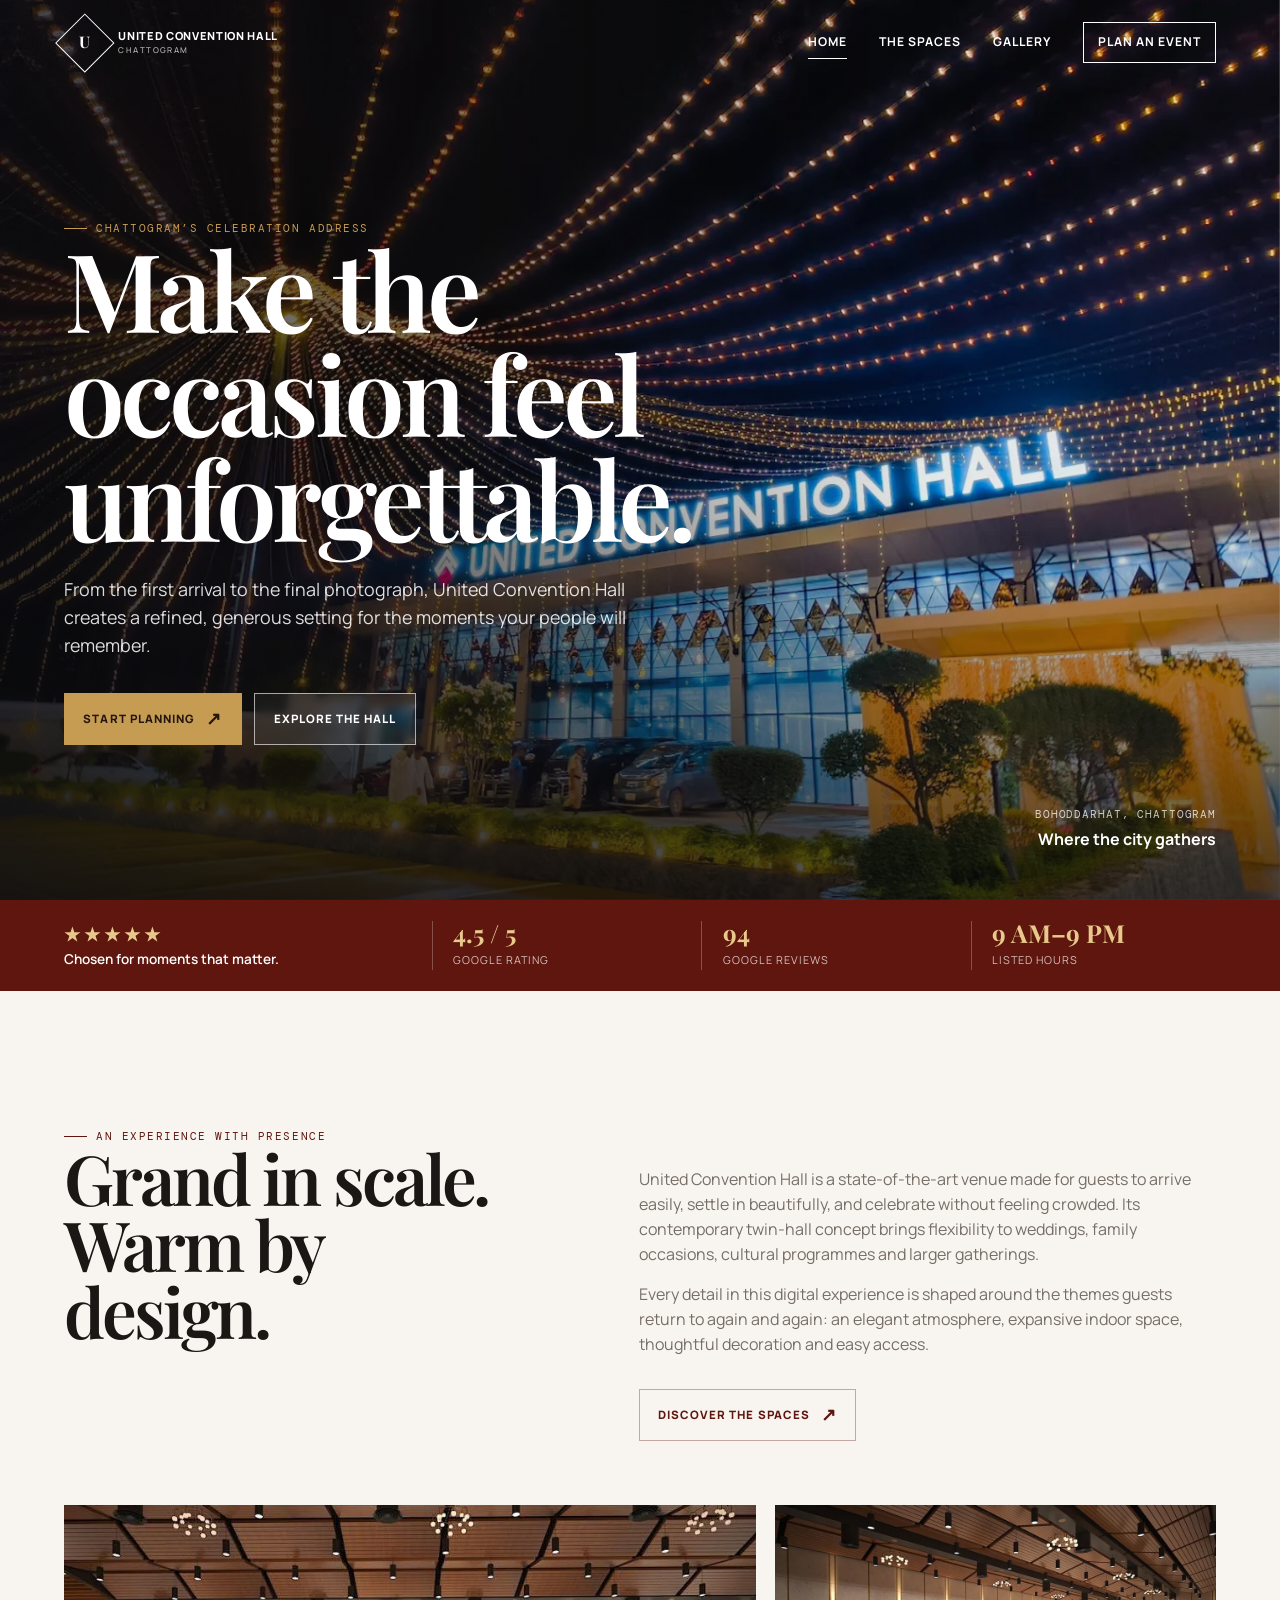
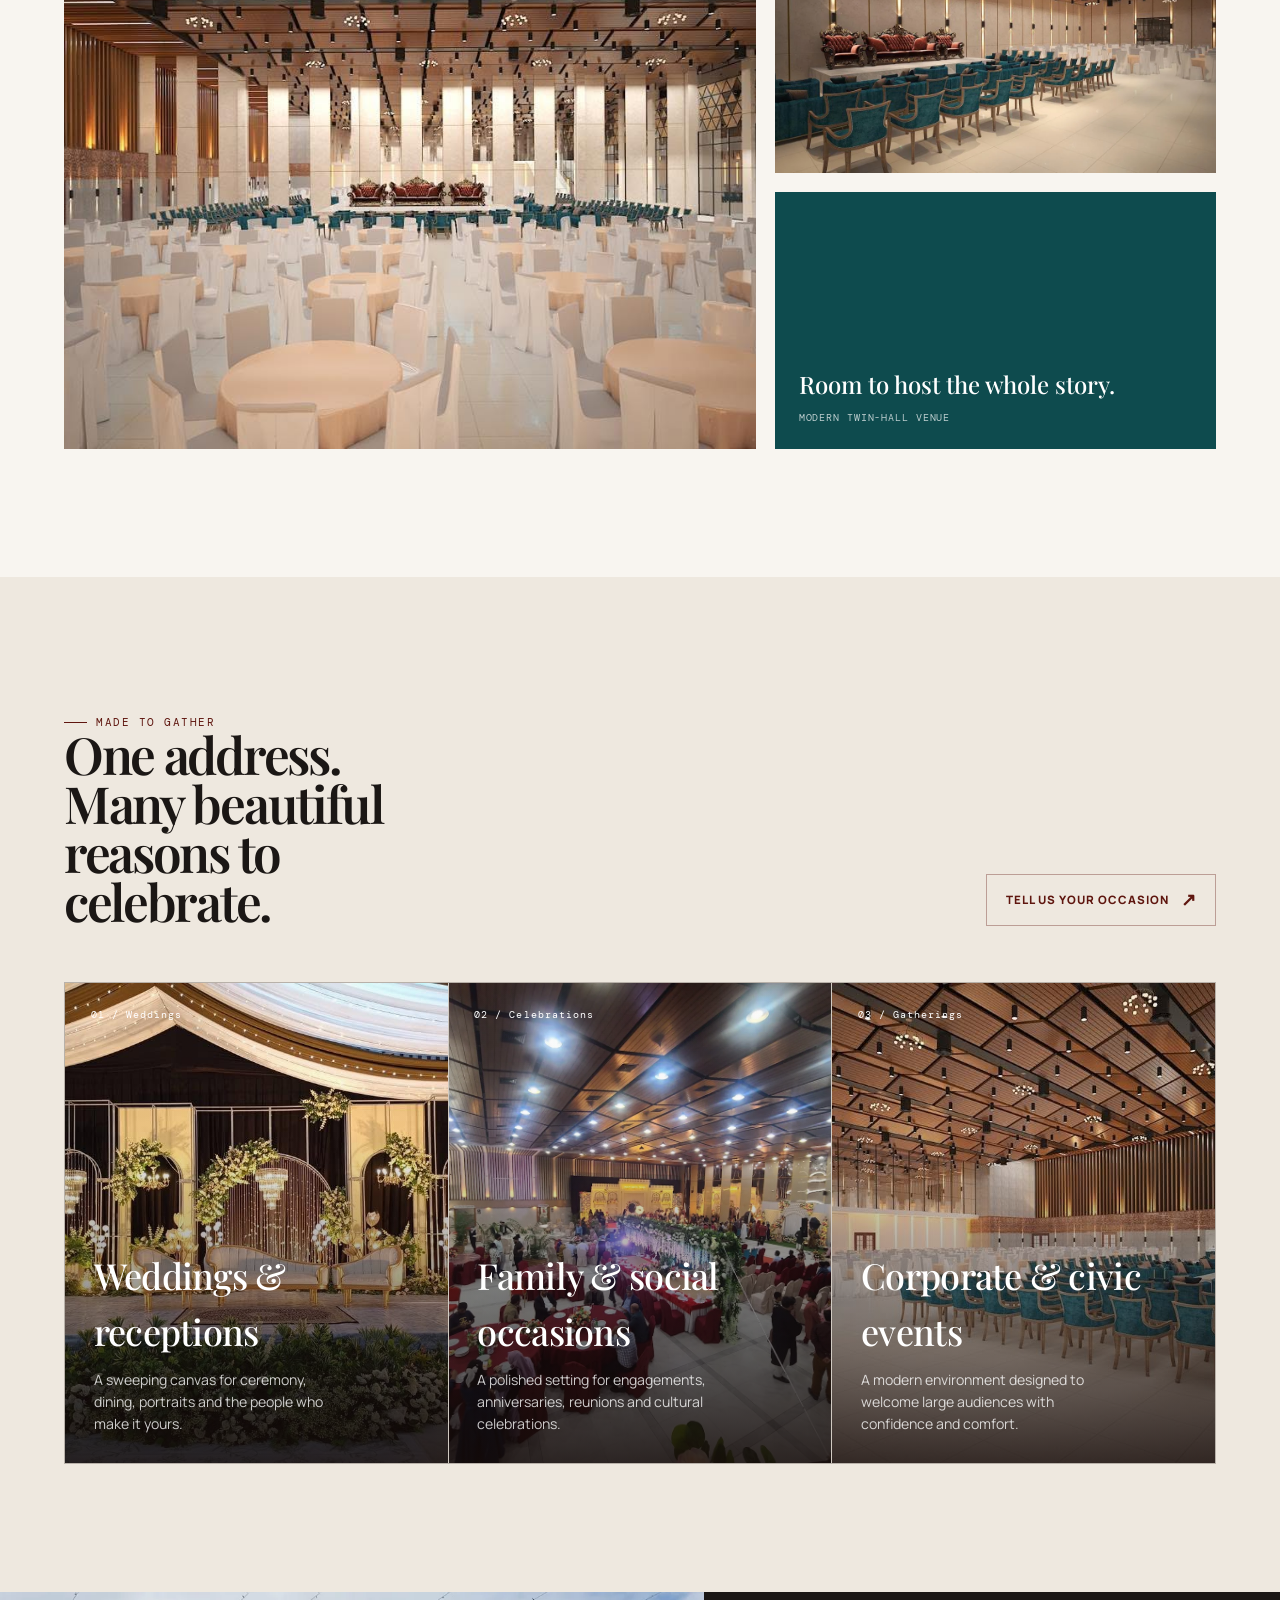
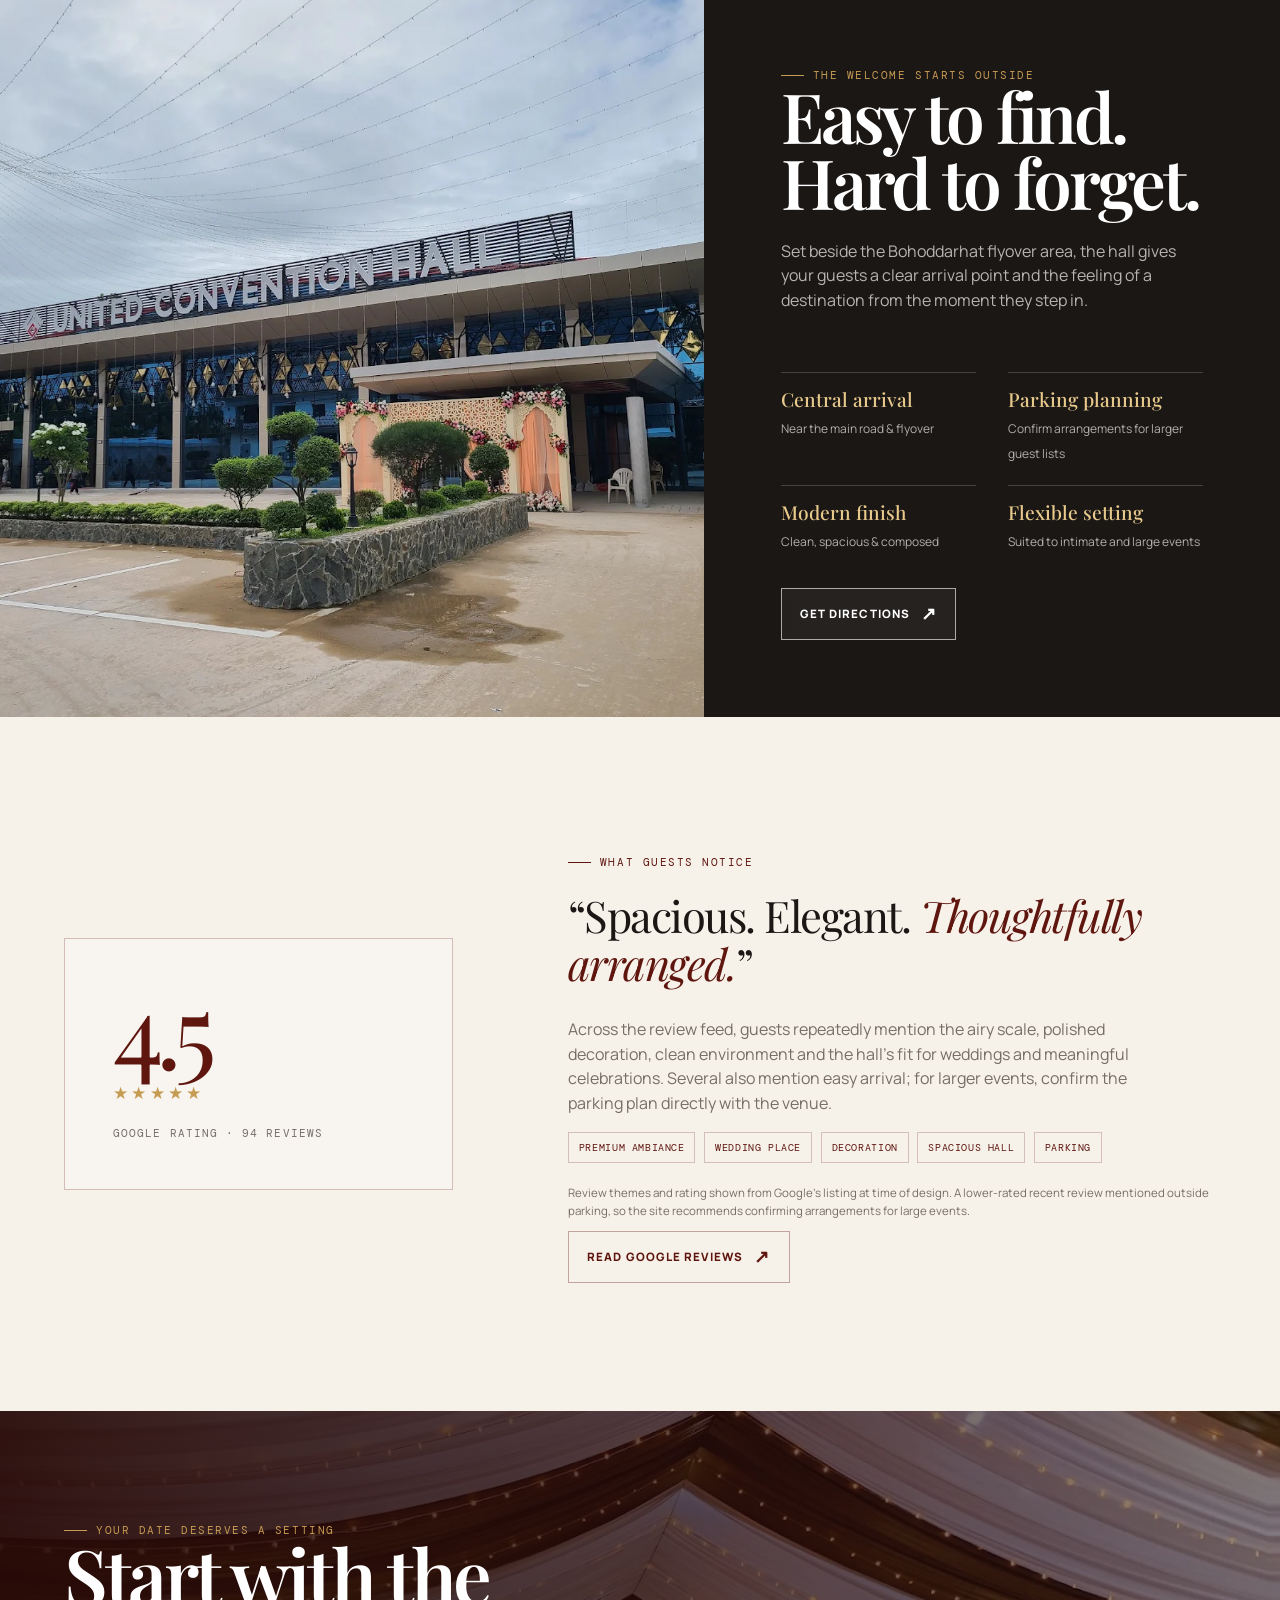
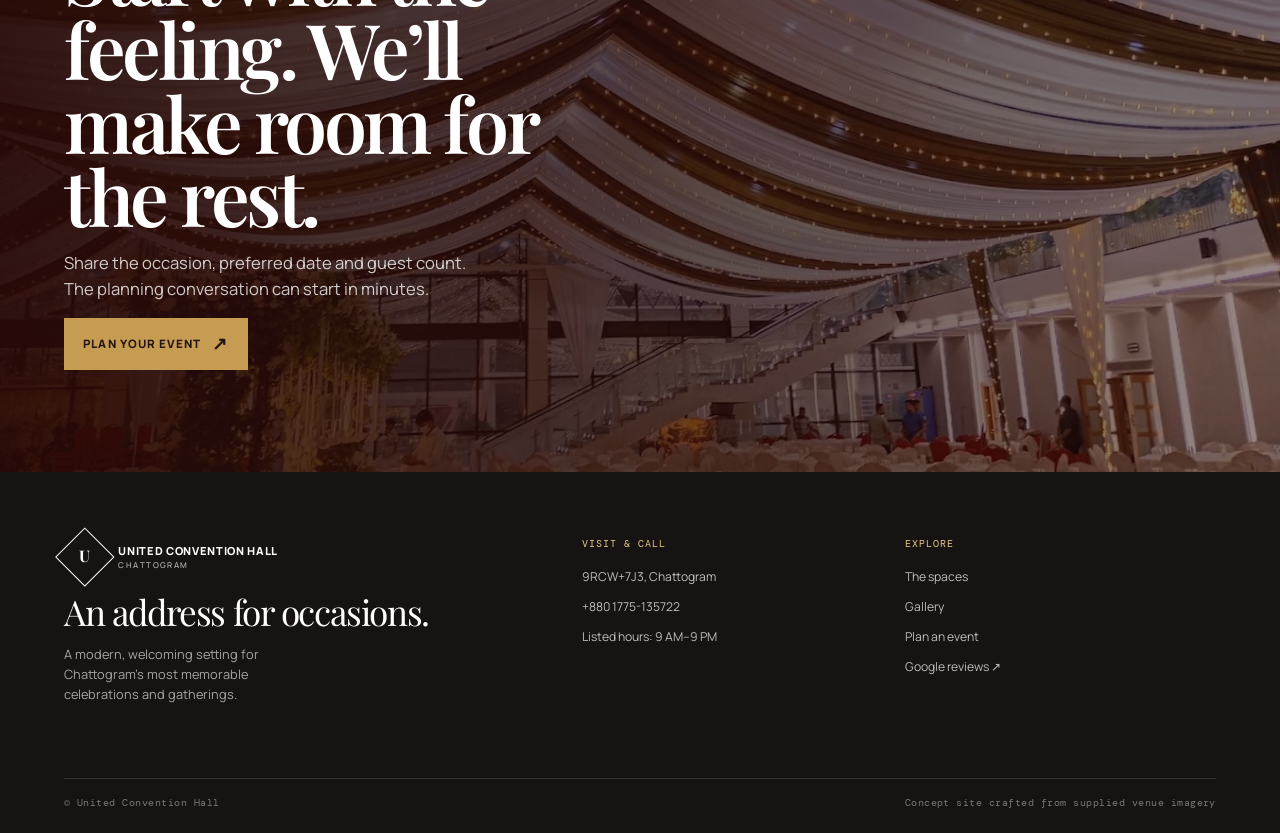
<file: index.html>
<!doctype html>
<html lang="en">
<head>
  <meta charset="utf-8">
  <meta name="viewport" content="width=device-width, initial-scale=1">
  <meta name="theme-color" content="#5f160f">
  <meta name="description" content="United Convention Hall, Chattogram — a refined setting for weddings, celebrations and gatherings.">
  <title>United Convention Hall — Chattogram</title>
  <link rel="stylesheet" href="styles.css">
</head>
<body data-page="home">
  <a class="skip-link" href="#main">Skip to content</a>
  <header class="site-header">
    <div class="site-header-inner">
      <a class="brand" href="index.html" aria-label="United Convention Hall home">
        <span class="brand-mark" aria-hidden="true"><span>U</span></span>
        <span class="brand-type">United Convention Hall<small>Chattogram</small></span>
      </a>
      <button class="menu-toggle" aria-label="Toggle menu" aria-expanded="false"><span></span><span></span></button>
      <nav class="site-nav" aria-label="Main navigation">
        <a href="index.html" data-page="home">Home</a>
        <a href="spaces.html" data-page="spaces">The spaces</a>
        <a href="gallery.html" data-page="gallery">Gallery</a>
        <a href="plan-event.html" data-page="plan" class="nav-cta">Plan an event</a>
      </nav>
    </div>
  </header>
  <main id="main">
    <section class="hero">
      <div class="hero-media"><img src="assets/exterior-night-wide.webp" alt="United Convention Hall illuminated for an evening celebration"></div>
      <div class="hero-content">
        <span class="eyebrow">Chattogram’s celebration address</span>
        <h1 class="display">Make the occasion feel unforgettable.</h1>
        <p>From the first arrival to the final photograph, United Convention Hall creates a refined, generous setting for the moments your people will remember.</p>
        <div class="hero-actions">
          <a class="button primary" href="plan-event.html">Start planning <span class="arrow">↗</span></a>
          <a class="button light" href="gallery.html">Explore the hall</a>
        </div>
      </div>
      <div class="hero-meta">Bohoddarhat, Chattogram<strong>Where the city gathers</strong></div>
    </section>

    <section class="trust-bar" aria-label="Venue trust signals">
      <div class="trust-inner">
        <div class="trust-intro"><span class="star">★ ★ ★ ★ ★</span><br>Chosen for moments that matter.</div>
        <div class="trust-item"><strong>4.5 / 5</strong><span>Google rating</span></div>
        <div class="trust-item"><strong>94</strong><span>Google reviews</span></div>
        <div class="trust-item"><strong>9 AM–9 PM</strong><span>Listed hours</span></div>
      </div>
    </section>

    <section class="section">
      <div class="section-inner">
        <div class="intro-grid">
          <div>
            <span class="eyebrow dark">An experience with presence</span>
            <h2 class="display section-title">Grand in scale. Warm by design.</h2>
          </div>
          <div class="copy">
            <p>United Convention Hall is a state-of-the-art venue made for guests to arrive easily, settle in beautifully, and celebrate without feeling crowded. Its contemporary twin-hall concept brings flexibility to weddings, family occasions, cultural programmes and larger gatherings.</p>
            <p>Every detail in this digital experience is shaped around the themes guests return to again and again: an elegant atmosphere, expansive indoor space, thoughtful decoration and easy access.</p>
            <div class="actions"><a class="button ghost" href="spaces.html">Discover the spaces <span class="arrow">↗</span></a></div>
          </div>
        </div>
        <div class="photo-composition">
          <figure><img src="assets/grand-hall-wide.jpg" alt="A wide view of the elegant main hall prepared for a reception"></figure>
          <figure><img src="assets/ceremony-lounge.webp" alt="Ceremony seating facing a classic stage"></figure>
          <div class="caption"><strong>Room to host the whole story.</strong><span>Modern twin-hall venue</span></div>
        </div>
      </div>
    </section>

    <section class="section experiences">
      <div class="section-inner">
        <div class="experience-top">
          <div><span class="eyebrow dark">Made to gather</span><h2 class="display section-title">One address. Many beautiful reasons to celebrate.</h2></div>
          <a class="button ghost" href="plan-event.html">Tell us your occasion <span class="arrow">↗</span></a>
        </div>
        <div class="experience-grid">
          <article class="experience-card"><img src="assets/floral-stage.jpg" alt="Floral wedding stage at United Convention Hall"><span class="card-no">01 / Weddings</span><h3>Weddings & receptions</h3><p>A sweeping canvas for ceremony, dining, portraits and the people who make it yours.</p></article>
          <article class="experience-card"><img src="assets/live-event.webp" alt="Guests gathered at a celebration in the convention hall"><span class="card-no">02 / Celebrations</span><h3>Family & social occasions</h3><p>A polished setting for engagements, anniversaries, reunions and cultural celebrations.</p></article>
          <article class="experience-card"><img src="assets/grand-hall-seating.jpg" alt="The main hall arranged with formal ceremony seating"><span class="card-no">03 / Gatherings</span><h3>Corporate & civic events</h3><p>A modern environment designed to welcome large audiences with confidence and comfort.</p></article>
        </div>
      </div>
    </section>

    <section class="story-grid">
      <div class="story-image"><img src="assets/exterior-day.webp" alt="Daytime view of the United Convention Hall exterior"></div>
      <div class="story-copy">
        <span class="eyebrow">The welcome starts outside</span>
        <h2 class="display section-title">Easy to find. Hard to forget.</h2>
        <p>Set beside the Bohoddarhat flyover area, the hall gives your guests a clear arrival point and the feeling of a destination from the moment they step in.</p>
        <div class="feature-list">
          <div><strong>Central arrival</strong><span>Near the main road & flyover</span></div>
          <div><strong>Parking planning</strong><span>Confirm arrangements for larger guest lists</span></div>
          <div><strong>Modern finish</strong><span>Clean, spacious & composed</span></div>
          <div><strong>Flexible setting</strong><span>Suited to intimate and large events</span></div>
        </div>
        <a class="button light" href="https://www.google.com/maps/search/?api=1&query=United%20Convention%20Hall%2C%20Chattogram" target="_blank" rel="noopener">Get directions <span class="arrow">↗</span></a>
      </div>
    </section>

    <section class="section review-section">
      <div class="section-inner review-grid">
        <div class="review-stat">
          <div class="rating">4.5</div>
          <div class="stars" aria-label="Four and a half star Google rating">★★★★★</div>
          <div class="rating-meta">Google rating · 94 reviews</div>
        </div>
        <div class="review-content">
          <span class="eyebrow dark">What guests notice</span>
          <blockquote>“Spacious. Elegant. <em>Thoughtfully arranged.</em>”</blockquote>
          <p class="copy">Across the review feed, guests repeatedly mention the airy scale, polished decoration, clean environment and the hall’s fit for weddings and meaningful celebrations. Several also mention easy arrival; for larger events, confirm the parking plan directly with the venue.</p>
          <div class="topic-tags"><span>Premium ambiance</span><span>Wedding place</span><span>Decoration</span><span>Spacious hall</span><span>Parking</span></div>
          <p class="source-note">Review themes and rating shown from Google’s listing at time of design. A lower-rated recent review mentioned outside parking, so the site recommends confirming arrangements for large events.</p>
          <a class="button ghost" href="https://share.google/rK6lJtUKJfTuFshWI" target="_blank" rel="noopener">Read Google reviews <span class="arrow">↗</span></a>
        </div>
      </div>
    </section>

    <section class="cta-panel">
      <img src="assets/draped-reception.webp" alt="A candlelit draped reception setup at United Convention Hall">
      <div class="cta-panel-content"><span class="eyebrow">Your date deserves a setting</span><h2 class="display section-title">Start with the feeling. We’ll make room for the rest.</h2><p>Share the occasion, preferred date and guest count. The planning conversation can start in minutes.</p><a class="button primary" href="plan-event.html">Plan your event <span class="arrow">↗</span></a></div>
    </section>
  </main>
  <footer class="site-footer">
    <div class="footer-grid">
      <div><a class="brand" href="index.html"><span class="brand-mark"><span>U</span></span><span class="brand-type">United Convention Hall<small>Chattogram</small></span></a><div class="footer-title">An address for occasions.</div><p>A modern, welcoming setting for Chattogram’s most memorable celebrations and gatherings.</p></div>
      <div><div class="footer-label">Visit & call</div><ul class="footer-list"><li>9RCW+7J3, Chattogram</li><li><a href="tel:+8801775135722">+880 1775-135722</a></li><li>Listed hours: 9 AM–9 PM</li></ul></div>
      <div><div class="footer-label">Explore</div><ul class="footer-list"><li><a href="spaces.html">The spaces</a></li><li><a href="gallery.html">Gallery</a></li><li><a href="plan-event.html">Plan an event</a></li><li><a href="https://share.google/rK6lJtUKJfTuFshWI" target="_blank" rel="noopener">Google reviews ↗</a></li></ul></div>
    </div><div class="footer-bottom"><span>© United Convention Hall</span><span>Concept site crafted from supplied venue imagery</span></div>
  </footer>
  <script src="app.js"></script>
</body>
</html>
</file>
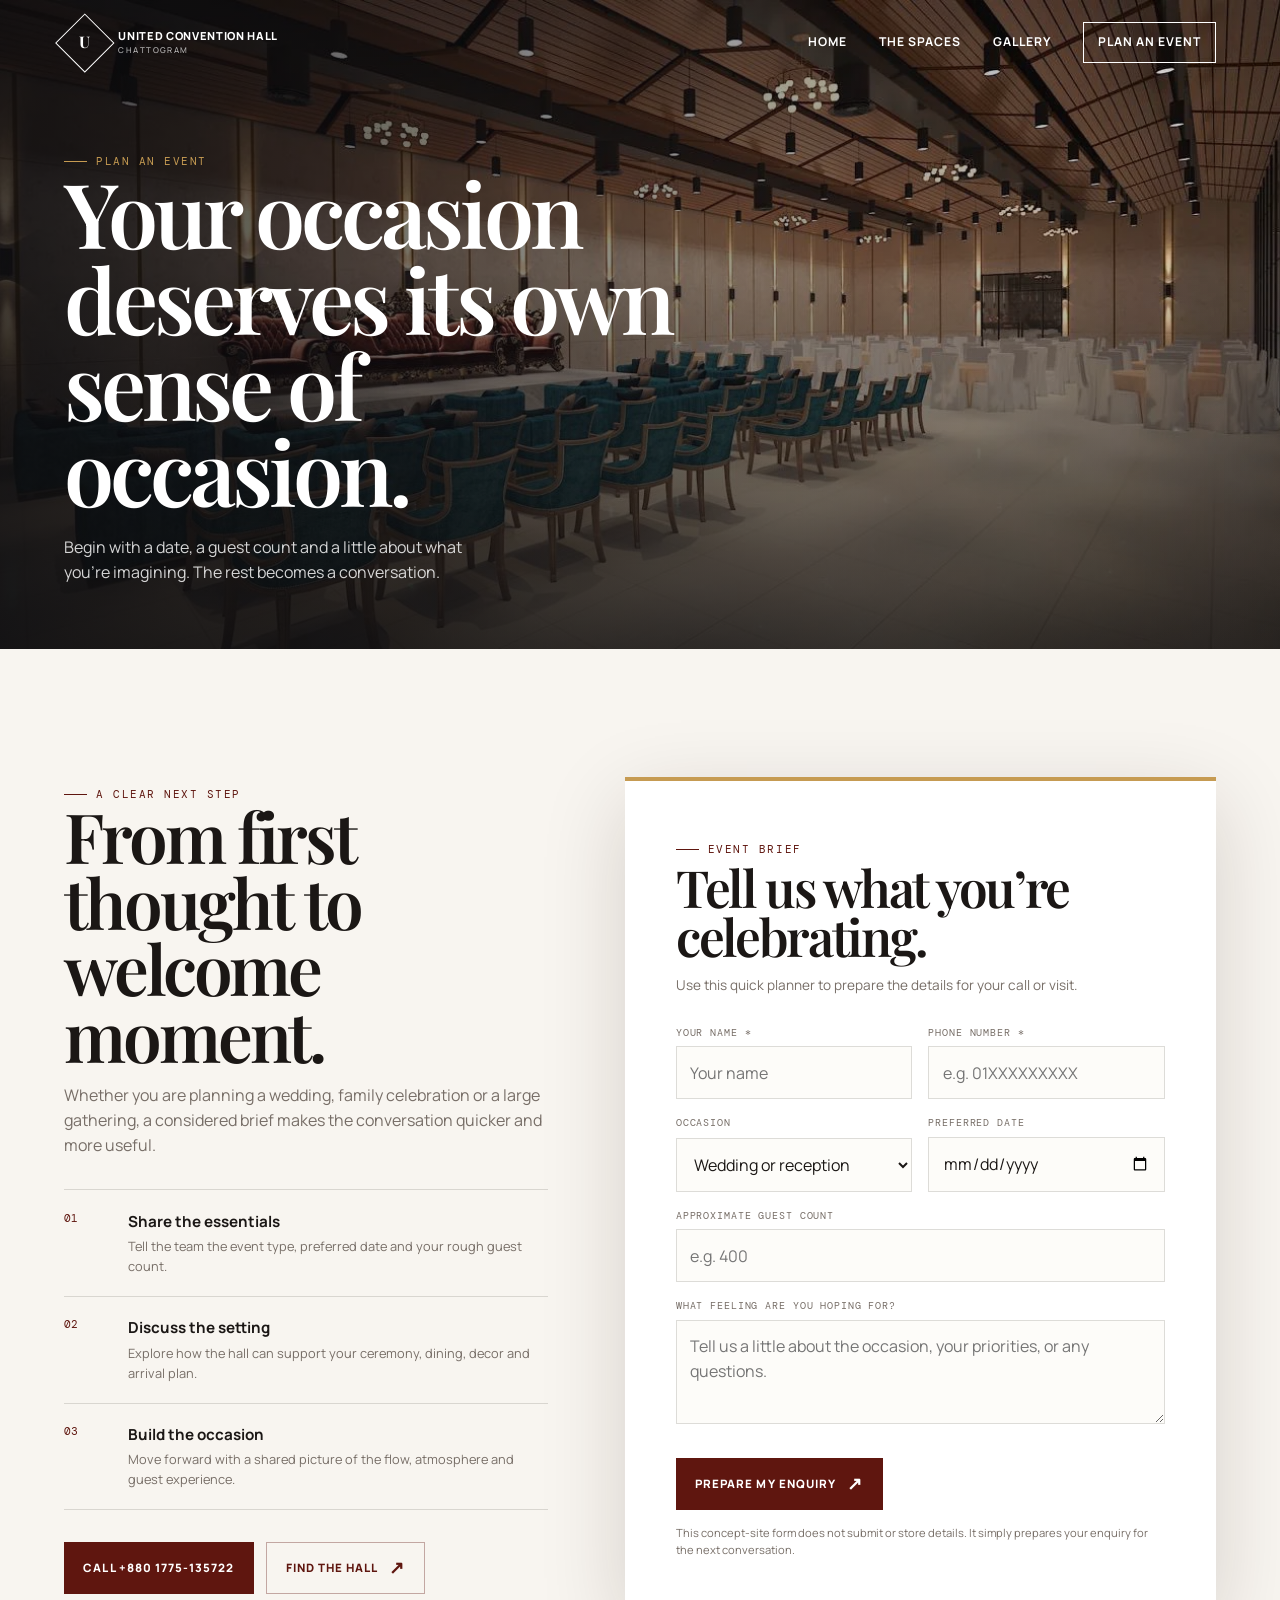
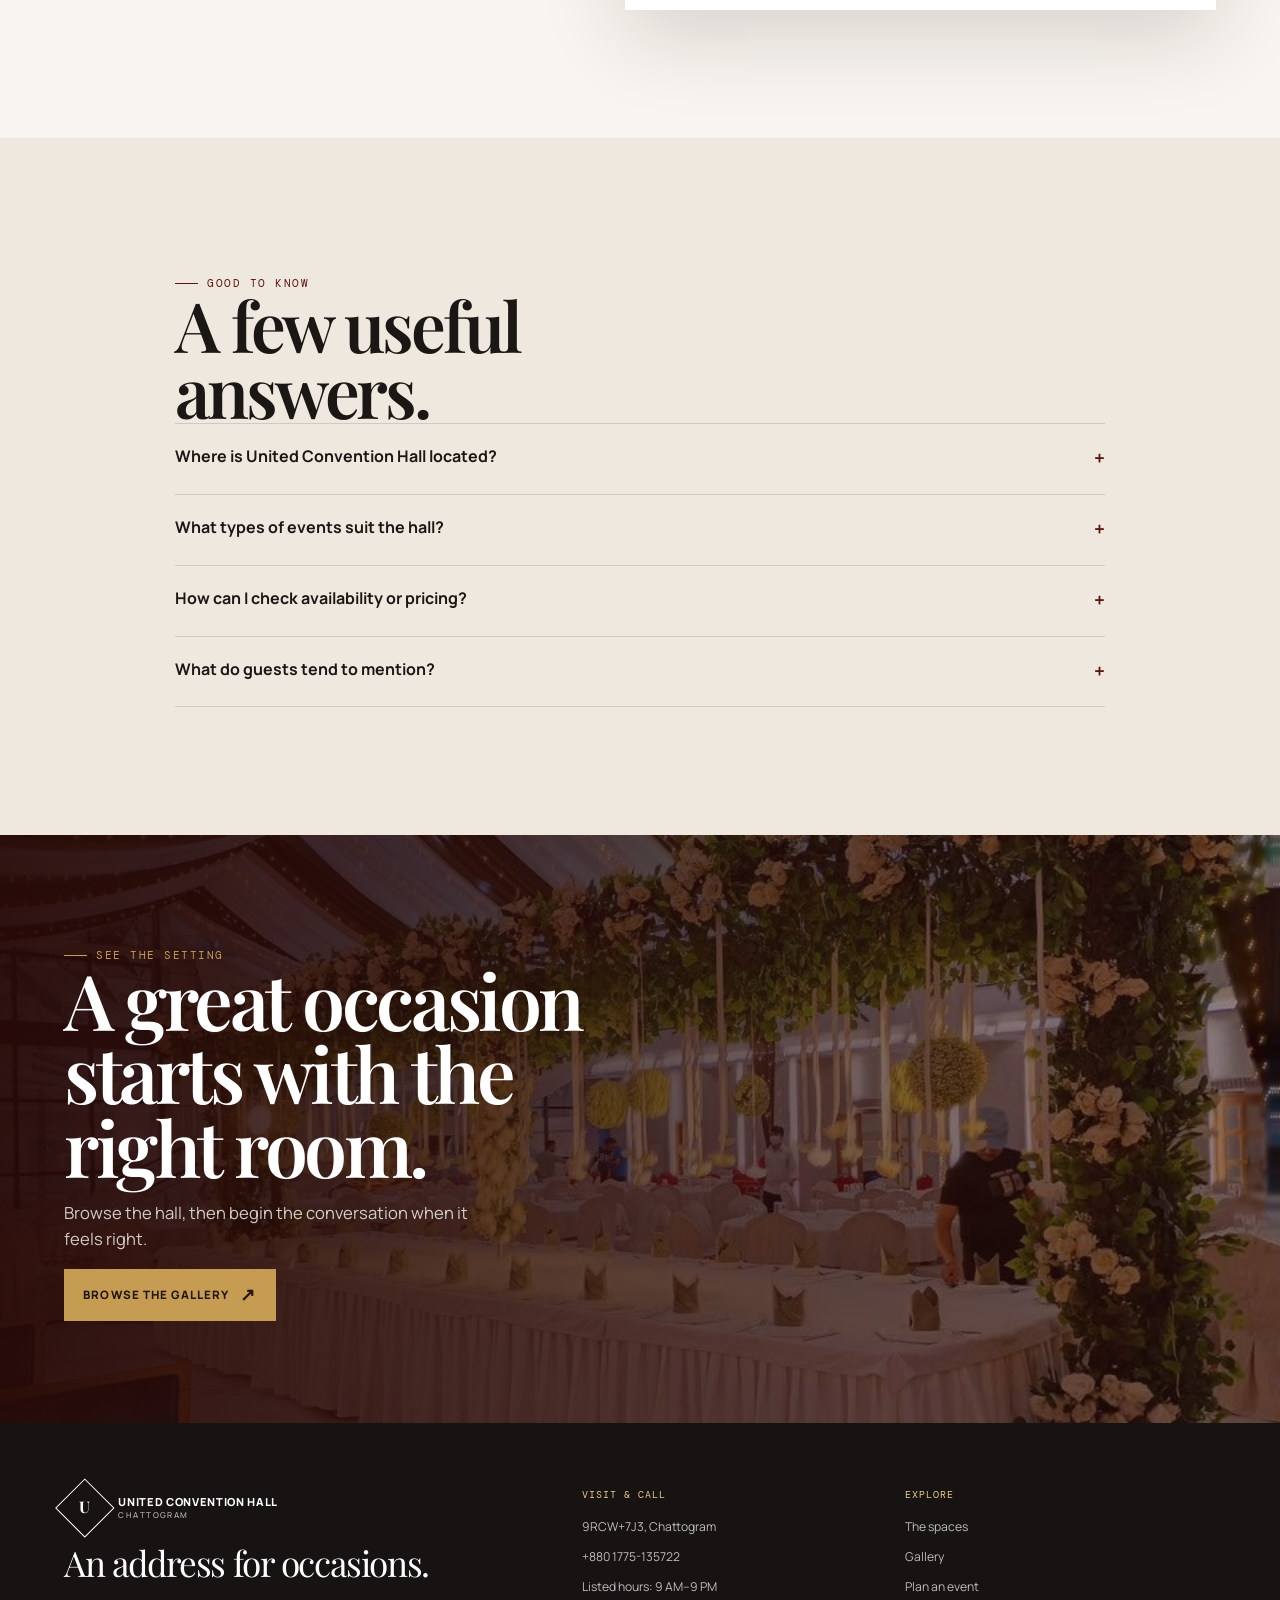
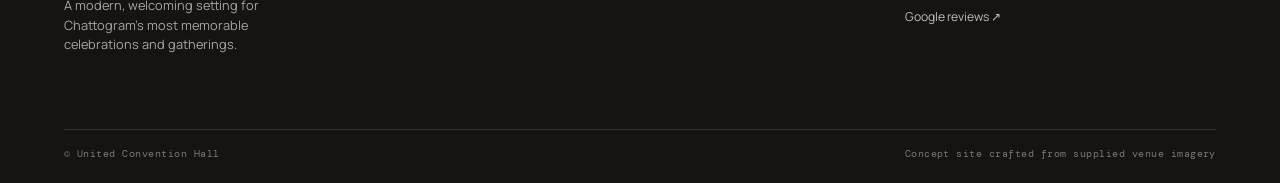
<file: plan-event.html>
<!doctype html>
<html lang="en">
<head><meta charset="utf-8"><meta name="viewport" content="width=device-width, initial-scale=1"><meta name="theme-color" content="#5f160f"><meta name="description" content="Start planning your event at United Convention Hall, Chattogram."><title>Plan an Event — United Convention Hall</title><link rel="stylesheet" href="styles.css"></head>
<body data-page="plan">
  <a class="skip-link" href="#main">Skip to content</a>
  <header class="site-header"><div class="site-header-inner"><a class="brand" href="index.html" aria-label="United Convention Hall home"><span class="brand-mark" aria-hidden="true"><span>U</span></span><span class="brand-type">United Convention Hall<small>Chattogram</small></span></a><button class="menu-toggle" aria-label="Toggle menu" aria-expanded="false"><span></span><span></span></button><nav class="site-nav" aria-label="Main navigation"><a href="index.html" data-page="home">Home</a><a href="spaces.html" data-page="spaces">The spaces</a><a href="gallery.html" data-page="gallery">Gallery</a><a href="plan-event.html" data-page="plan" class="nav-cta">Plan an event</a></nav></div></header>
  <main id="main">
    <section class="page-hero"><img src="assets/ceremony-lounge.webp" alt="United Convention Hall ready for an elegant celebration"><div class="page-hero-content"><span class="eyebrow">Plan an event</span><h1 class="display">Your occasion deserves its own sense of occasion.</h1><p>Begin with a date, a guest count and a little about what you’re imagining. The rest becomes a conversation.</p></div></section>
    <section class="section"><div class="section-inner plan-layout"><div><span class="eyebrow dark">A clear next step</span><h2 class="display section-title">From first thought to welcome moment.</h2><p class="copy">Whether you are planning a wedding, family celebration or a large gathering, a considered brief makes the conversation quicker and more useful.</p><div class="plan-steps"><article class="plan-step"><span>01</span><div><h3>Share the essentials</h3><p>Tell the team the event type, preferred date and your rough guest count.</p></div></article><article class="plan-step"><span>02</span><div><h3>Discuss the setting</h3><p>Explore how the hall can support your ceremony, dining, decor and arrival plan.</p></div></article><article class="plan-step"><span>03</span><div><h3>Build the occasion</h3><p>Move forward with a shared picture of the flow, atmosphere and guest experience.</p></div></article></div><div class="hero-actions" style="margin-top:2rem"><a class="button dark" href="tel:+8801775135722">Call +880 1775-135722</a><a class="button ghost" href="https://www.google.com/maps/search/?api=1&query=United%20Convention%20Hall%2C%20Chattogram" target="_blank" rel="noopener">Find the hall <span class="arrow">↗</span></a></div></div>
      <div class="enquiry-card"><span class="eyebrow dark">Event brief</span><h2 class="display">Tell us what you’re celebrating.</h2><p>Use this quick planner to prepare the details for your call or visit.</p><form id="enquiry-form" novalidate><div class="form-grid"><div class="form-field"><label for="name">Your name *</label><input id="name" name="name" autocomplete="name" placeholder="Your name"></div><div class="form-field"><label for="phone">Phone number *</label><input id="phone" name="phone" inputmode="tel" autocomplete="tel" placeholder="e.g. 01XXXXXXXXX"></div><div class="form-field"><label for="event-type">Occasion</label><select id="event-type" name="event-type"><option value="Wedding or reception">Wedding or reception</option><option value="Family celebration">Family celebration</option><option value="Corporate or civic event">Corporate or civic event</option><option value="Cultural or religious event">Cultural or religious event</option><option value="Other occasion">Other occasion</option></select></div><div class="form-field"><label for="date">Preferred date</label><input id="date" name="date" type="date"></div><div class="form-field full"><label for="guests">Approximate guest count</label><input id="guests" name="guests" inputmode="numeric" placeholder="e.g. 400"></div><div class="form-field full"><label for="notes">What feeling are you hoping for?</label><textarea id="notes" name="notes" placeholder="Tell us a little about the occasion, your priorities, or any questions."></textarea></div></div><p class="form-error" aria-live="polite"></p><button class="button dark" type="submit">Prepare my enquiry <span class="arrow">↗</span></button><div class="form-success" aria-live="polite"></div><p class="form-disclaimer">This concept-site form does not submit or store details. It simply prepares your enquiry for the next conversation.</p></form></div></div></section>
    <section class="section faq-section"><div class="section-inner faq-wrap"><span class="eyebrow dark">Good to know</span><h2 class="display section-title">A few useful answers.</h2><div class="faq-item"><button class="faq-question" aria-expanded="false">Where is United Convention Hall located?<span>+</span></button><div class="faq-answer"><div><p>The Google listing places United Convention Hall at 9RCW+7J3, Chattogram, near the Bohoddarhat flyover area. Use the directions link above for the live route.</p></div></div></div><div class="faq-item"><button class="faq-question" aria-expanded="false">What types of events suit the hall?<span>+</span></button><div class="faq-answer"><div><p>Reviews and venue information point to weddings, family and social celebrations, cultural or religious occasions, and larger corporate or civic gatherings. Share the details of your event when you call.</p></div></div></div><div class="faq-item"><button class="faq-question" aria-expanded="false">How can I check availability or pricing?<span>+</span></button><div class="faq-answer"><div><p>For the most accurate availability, packages and current pricing, call the venue directly at +880 1775-135722. The enquiry planner above helps you have the key details ready.</p></div></div></div><div class="faq-item"><button class="faq-question" aria-expanded="false">What do guests tend to mention?<span>+</span></button><div class="faq-answer"><div><p>The 94-review Google listing has a 4.5/5 rating. Common positives include generous indoor space, elegant decoration and a clean environment. For larger events, confirm the parking approach directly; one lower-rated recent review mentioned needing to park outside.</p></div></div></div></div></section>
    <section class="cta-panel"><img src="assets/floral-table.jpg" alt="A floral dinner table set for a celebration"><div class="cta-panel-content"><span class="eyebrow">See the setting</span><h2 class="display section-title">A great occasion starts with the right room.</h2><p>Browse the hall, then begin the conversation when it feels right.</p><a class="button primary" href="gallery.html">Browse the gallery <span class="arrow">↗</span></a></div></section>
  </main>
  <footer class="site-footer"><div class="footer-grid"><div><a class="brand" href="index.html"><span class="brand-mark"><span>U</span></span><span class="brand-type">United Convention Hall<small>Chattogram</small></span></a><div class="footer-title">An address for occasions.</div><p>A modern, welcoming setting for Chattogram’s most memorable celebrations and gatherings.</p></div><div><div class="footer-label">Visit & call</div><ul class="footer-list"><li>9RCW+7J3, Chattogram</li><li><a href="tel:+8801775135722">+880 1775-135722</a></li><li>Listed hours: 9 AM–9 PM</li></ul></div><div><div class="footer-label">Explore</div><ul class="footer-list"><li><a href="spaces.html">The spaces</a></li><li><a href="gallery.html">Gallery</a></li><li><a href="plan-event.html">Plan an event</a></li><li><a href="https://share.google/rK6lJtUKJfTuFshWI" target="_blank" rel="noopener">Google reviews ↗</a></li></ul></div></div><div class="footer-bottom"><span>© United Convention Hall</span><span>Concept site crafted from supplied venue imagery</span></div></footer>
  <script src="app.js"></script>
</body>
</html>
</file>
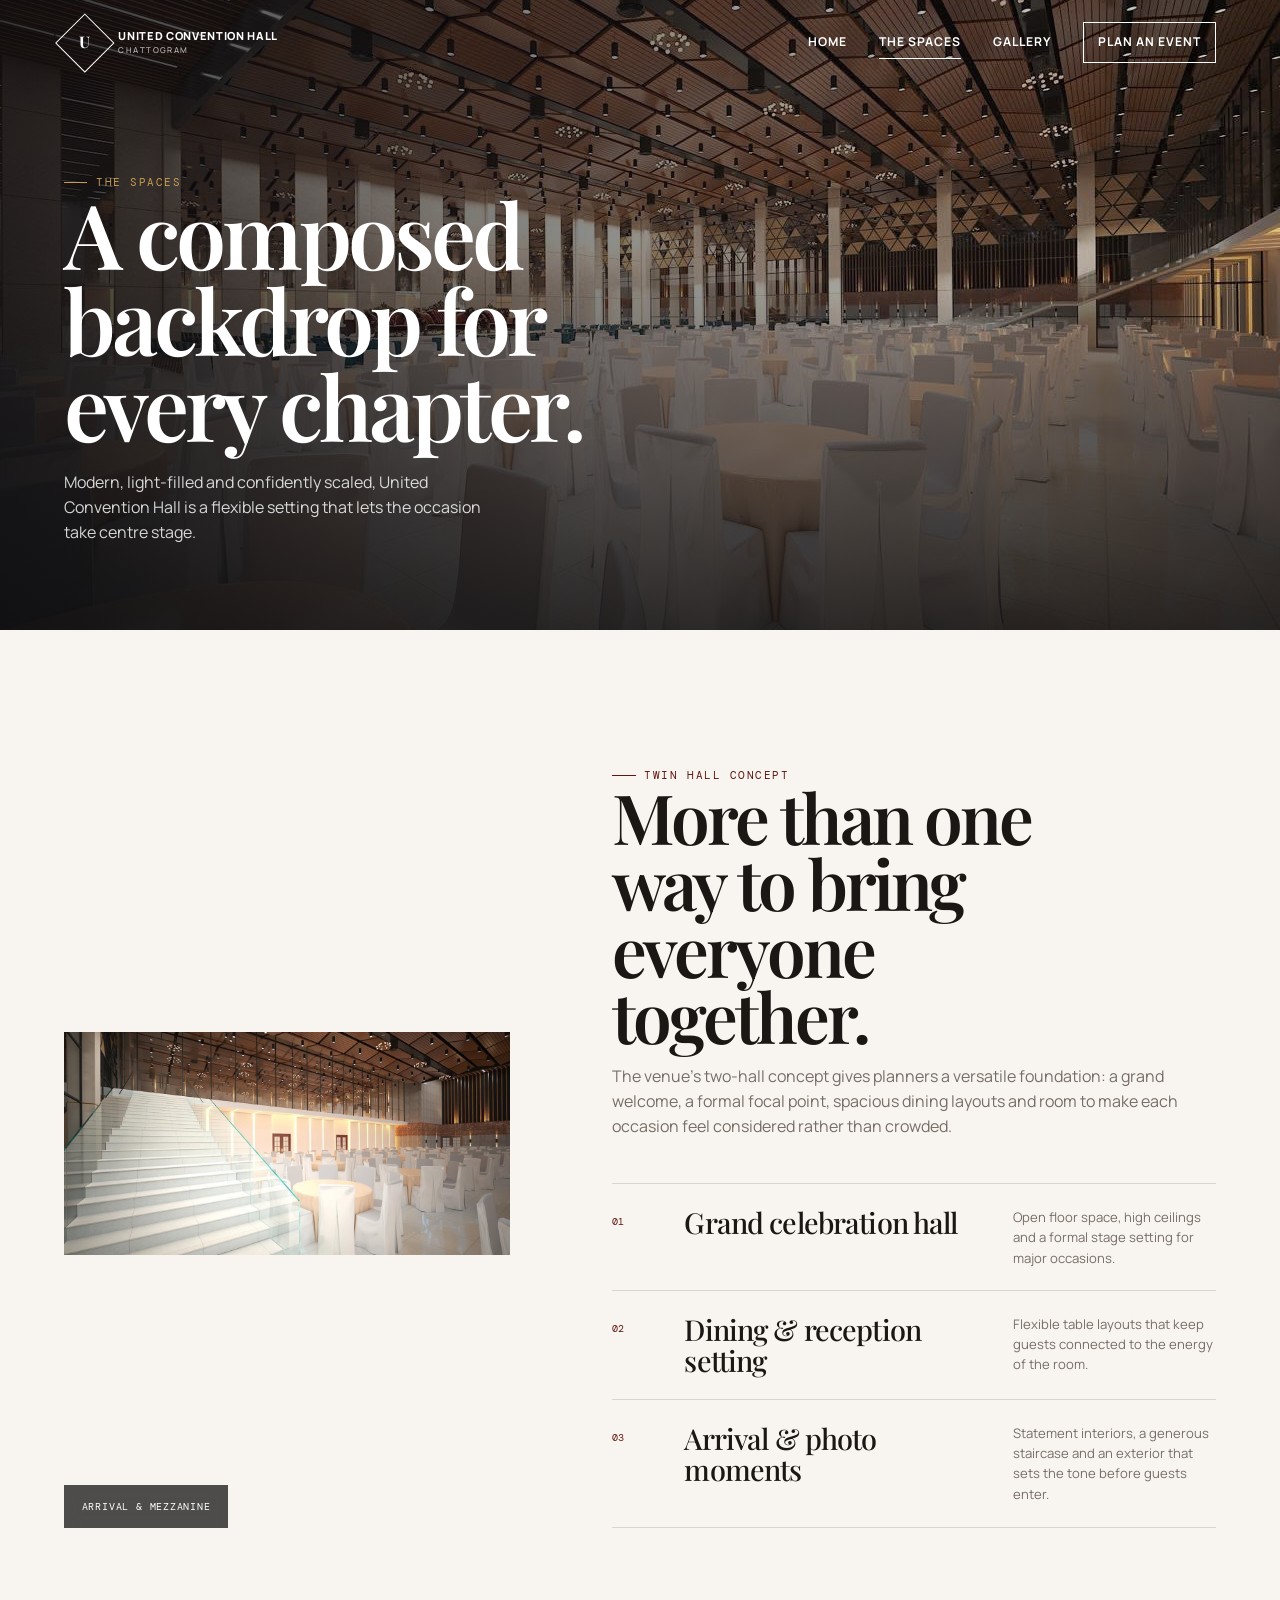
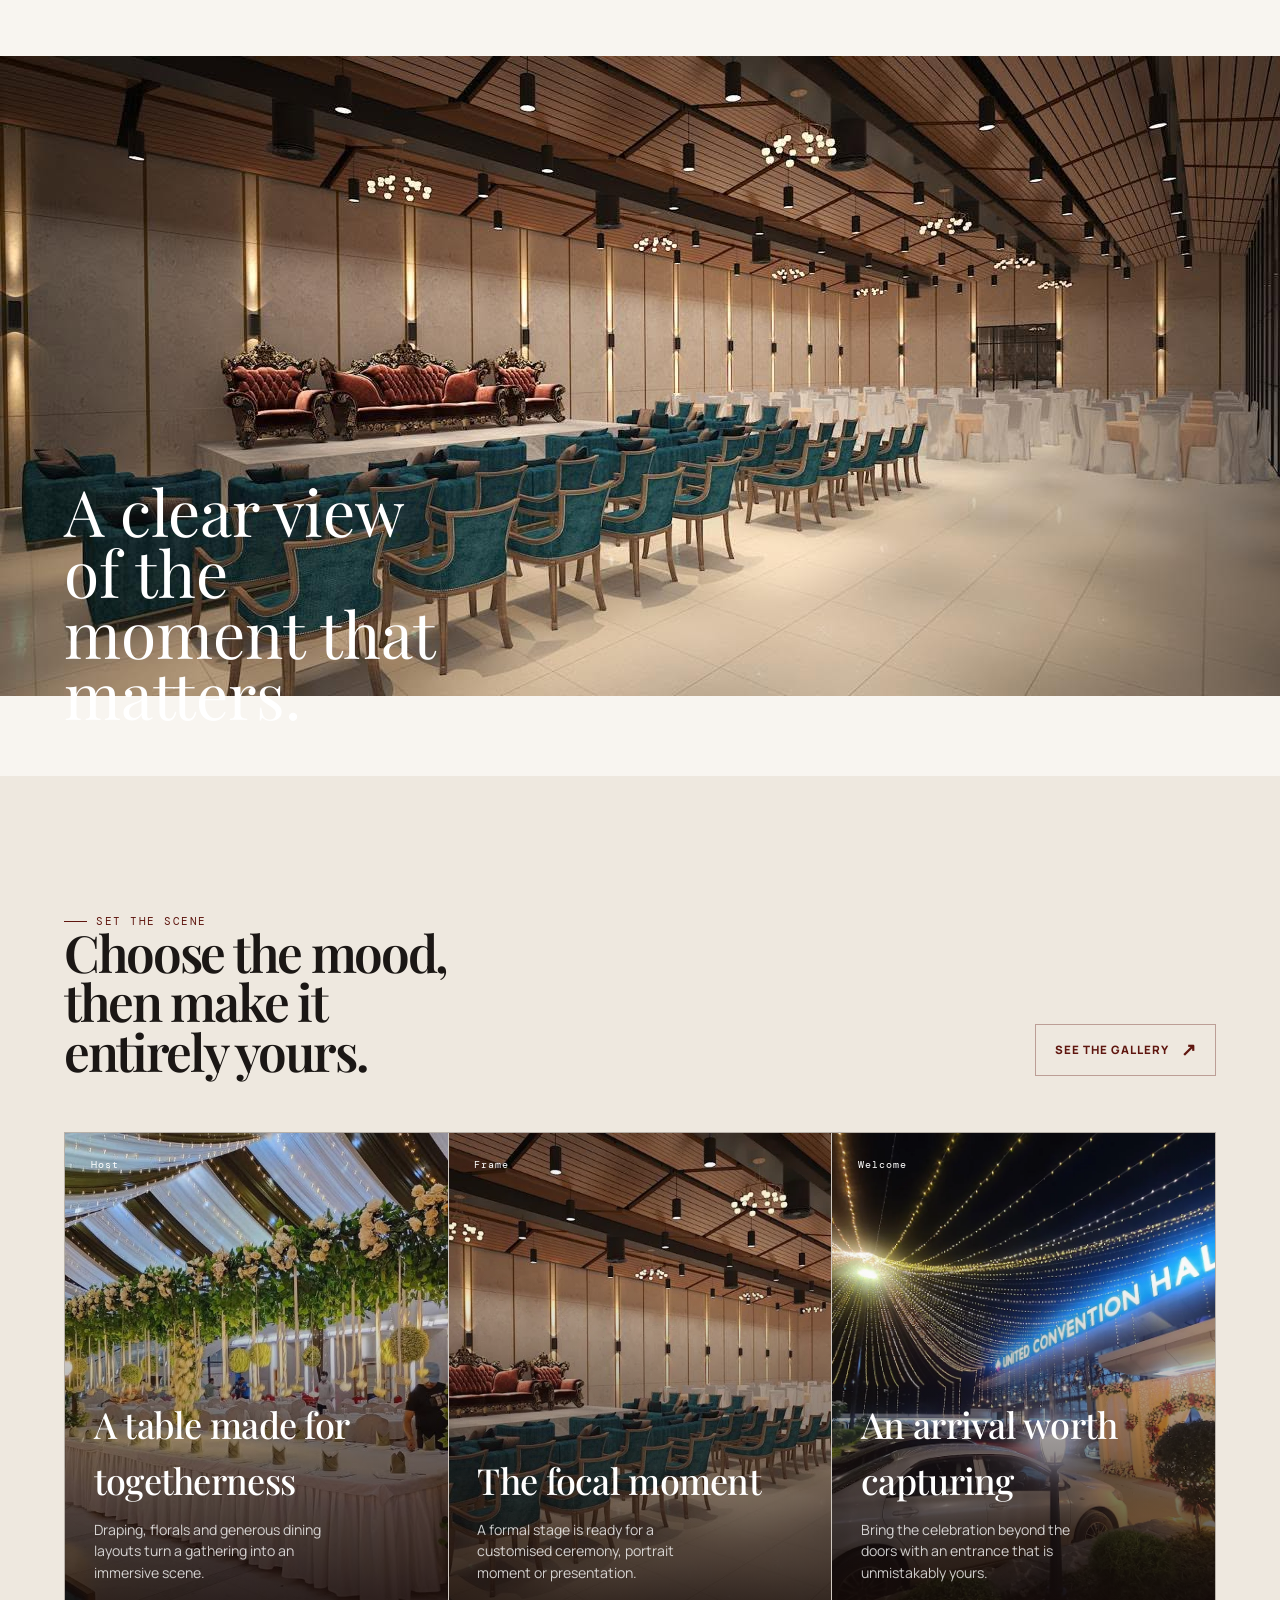
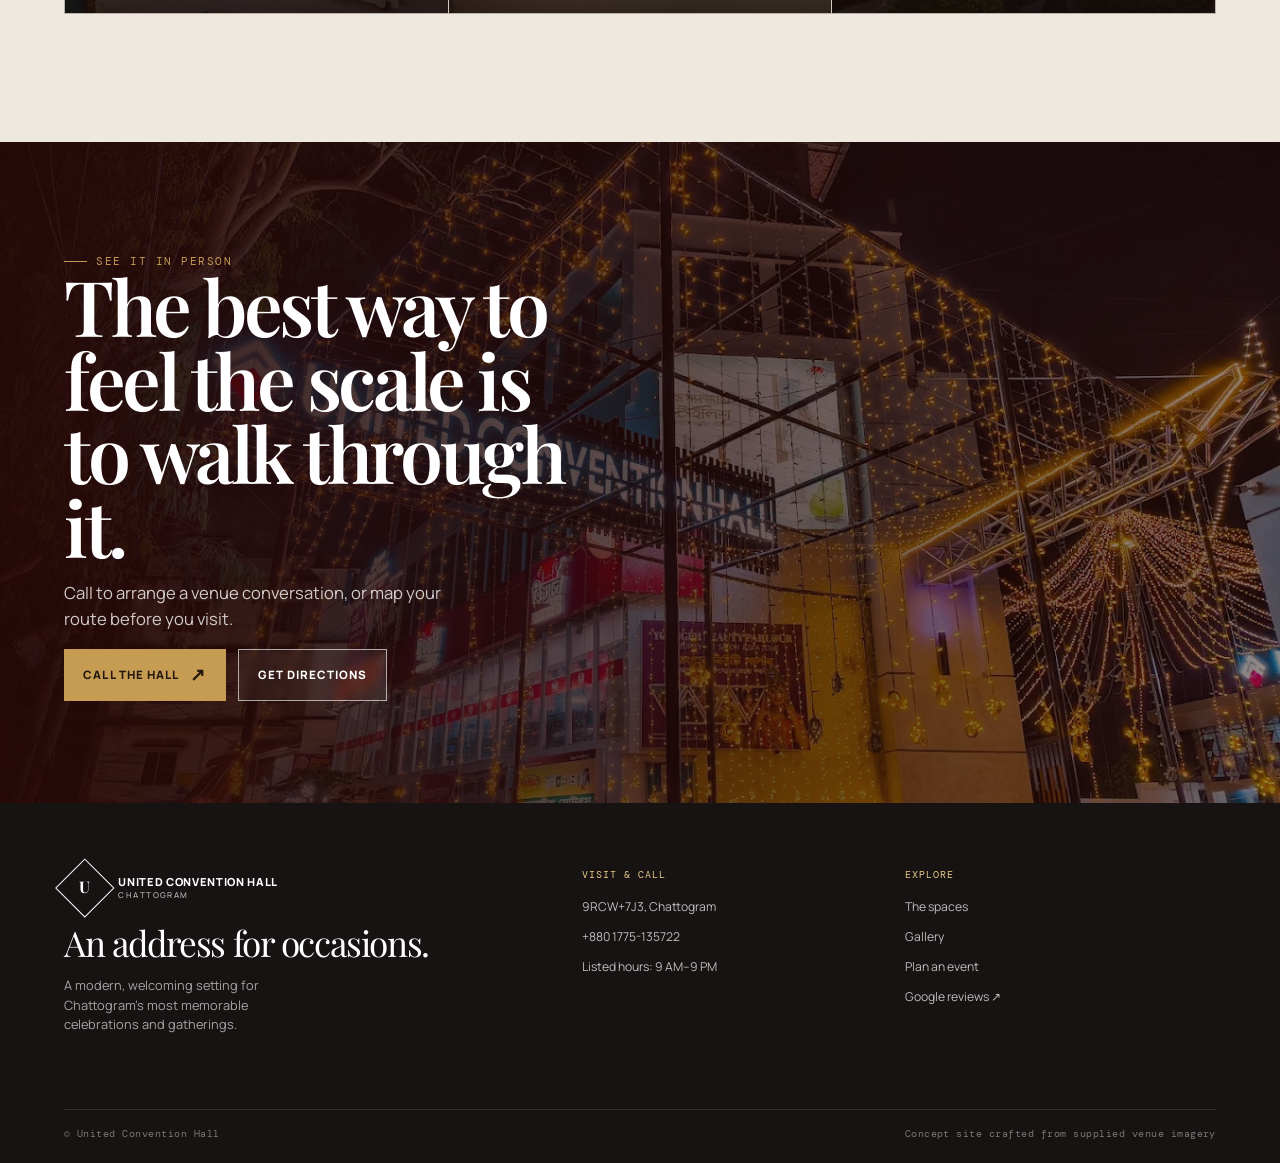
<file: spaces.html>
<!doctype html>
<html lang="en">
<head>
  <meta charset="utf-8"><meta name="viewport" content="width=device-width, initial-scale=1"><meta name="theme-color" content="#5f160f">
  <meta name="description" content="Explore the elegant spaces at United Convention Hall, Chattogram."><title>The Spaces — United Convention Hall</title><link rel="stylesheet" href="styles.css">
</head>
<body data-page="spaces">
  <a class="skip-link" href="#main">Skip to content</a>
  <header class="site-header"><div class="site-header-inner"><a class="brand" href="index.html" aria-label="United Convention Hall home"><span class="brand-mark" aria-hidden="true"><span>U</span></span><span class="brand-type">United Convention Hall<small>Chattogram</small></span></a><button class="menu-toggle" aria-label="Toggle menu" aria-expanded="false"><span></span><span></span></button><nav class="site-nav" aria-label="Main navigation"><a href="index.html" data-page="home">Home</a><a href="spaces.html" data-page="spaces">The spaces</a><a href="gallery.html" data-page="gallery">Gallery</a><a href="plan-event.html" data-page="plan" class="nav-cta">Plan an event</a></nav></div></header>
  <main id="main">
    <section class="page-hero"><img src="assets/grand-hall-reception.jpg" alt="A generous reception layout in the grand hall"><div class="page-hero-content"><span class="eyebrow">The spaces</span><h1 class="display">A composed backdrop for every chapter.</h1><p>Modern, light-filled and confidently scaled, United Convention Hall is a flexible setting that lets the occasion take centre stage.</p></div></section>
    <section class="section"><div class="section-inner space-intro"><div class="image-frame"><img src="assets/grand-hall-stairs.jpg" alt="Broad staircase leading to the hall's upper level"><span class="image-label">Arrival & mezzanine</span></div><div><span class="eyebrow dark">Twin hall concept</span><h2 class="display section-title">More than one way to bring everyone together.</h2><p class="copy">The venue’s two-hall concept gives planners a versatile foundation: a grand welcome, a formal focal point, spacious dining layouts and room to make each occasion feel considered rather than crowded.</p><div class="space-list"><article class="space-row"><span>01</span><h3>Grand celebration hall</h3><p>Open floor space, high ceilings and a formal stage setting for major occasions.</p></article><article class="space-row"><span>02</span><h3>Dining & reception setting</h3><p>Flexible table layouts that keep guests connected to the energy of the room.</p></article><article class="space-row"><span>03</span><h3>Arrival & photo moments</h3><p>Statement interiors, a generous staircase and an exterior that sets the tone before guests enter.</p></article></div></div></div></section>
    <section class="wide-photo"><img src="assets/ceremony-stage.jpg" alt="Ceremony seating and a refined sofa stage in the main hall"><div class="overlay-title">A clear view of the moment that matters.</div></section>
    <section class="section experiences"><div class="section-inner"><div class="experience-top"><div><span class="eyebrow dark">Set the scene</span><h2 class="display section-title">Choose the mood, then make it entirely yours.</h2></div><a class="button ghost" href="gallery.html">See the gallery <span class="arrow">↗</span></a></div><div class="experience-grid"><article class="experience-card"><img src="assets/floral-table.jpg" alt="Long floral dining table for a celebration"><span class="card-no">Host</span><h3>A table made for togetherness</h3><p>Draping, florals and generous dining layouts turn a gathering into an immersive scene.</p></article><article class="experience-card"><img src="assets/ceremony-lounge.webp" alt="Ceremony seating and bridal lounge arrangement"><span class="card-no">Frame</span><h3>The focal moment</h3><p>A formal stage is ready for a customised ceremony, portrait moment or presentation.</p></article><article class="experience-card"><img src="assets/exterior-night-arrival.webp" alt="Festive lighting at the United Convention Hall entrance"><span class="card-no">Welcome</span><h3>An arrival worth capturing</h3><p>Bring the celebration beyond the doors with an entrance that is unmistakably yours.</p></article></div></div></section>
    <section class="cta-panel"><img src="assets/exterior-night-entry.webp" alt="The illuminated entrance of United Convention Hall at night"><div class="cta-panel-content"><span class="eyebrow">See it in person</span><h2 class="display section-title">The best way to feel the scale is to walk through it.</h2><p>Call to arrange a venue conversation, or map your route before you visit.</p><div class="hero-actions"><a class="button primary" href="tel:+8801775135722">Call the hall <span class="arrow">↗</span></a><a class="button light" href="https://www.google.com/maps/search/?api=1&query=United%20Convention%20Hall%2C%20Chattogram" target="_blank" rel="noopener">Get directions</a></div></div></section>
  </main>
  <footer class="site-footer"><div class="footer-grid"><div><a class="brand" href="index.html"><span class="brand-mark"><span>U</span></span><span class="brand-type">United Convention Hall<small>Chattogram</small></span></a><div class="footer-title">An address for occasions.</div><p>A modern, welcoming setting for Chattogram’s most memorable celebrations and gatherings.</p></div><div><div class="footer-label">Visit & call</div><ul class="footer-list"><li>9RCW+7J3, Chattogram</li><li><a href="tel:+8801775135722">+880 1775-135722</a></li><li>Listed hours: 9 AM–9 PM</li></ul></div><div><div class="footer-label">Explore</div><ul class="footer-list"><li><a href="spaces.html">The spaces</a></li><li><a href="gallery.html">Gallery</a></li><li><a href="plan-event.html">Plan an event</a></li><li><a href="https://share.google/rK6lJtUKJfTuFshWI" target="_blank" rel="noopener">Google reviews ↗</a></li></ul></div></div><div class="footer-bottom"><span>© United Convention Hall</span><span>Concept site crafted from supplied venue imagery</span></div></footer>
  <script src="app.js"></script>
</body>
</html>
</file>
<file: styles.css>
@import url('https://fonts.googleapis.com/css2?family=DM+Mono:wght@400;500&family=Manrope:wght@400;500;600;700;800&family=Playfair+Display:ital,wght@0,500;0,600;0,700;1,600&display=swap');

:root {
  --ink: #1b1715;
  --muted: #776e67;
  --paper: #f8f5f0;
  --paper-deep: #eee8df;
  --wine: #5f160f;
  --wine-deep: #37100d;
  --gold: #c69b52;
  --gold-light: #e8c98c;
  --teal: #0e4b4e;
  --line: rgba(32, 25, 20, .14);
  --shadow: 0 24px 80px rgba(36, 20, 12, .16);
}

* { box-sizing: border-box; }
html { scroll-behavior: smooth; }
body { margin: 0; color: var(--ink); background: var(--paper); font-family: Manrope, Arial, sans-serif; font-size: 16px; line-height: 1.55; }
body.no-scroll { overflow: hidden; }
a { color: inherit; text-decoration: none; }
button, input, select, textarea { font: inherit; }
button { cursor: pointer; }
img { display: block; max-width: 100%; }

.skip-link { position: fixed; z-index: 100; left: 1rem; top: -5rem; background: white; padding: .75rem 1rem; border-radius: .25rem; }
.skip-link:focus { top: 1rem; }
.eyebrow { display: inline-flex; align-items: center; gap: .55rem; font-family: "DM Mono", monospace; font-size: .68rem; line-height: 1.2; letter-spacing: .14em; text-transform: uppercase; color: var(--gold); }
.eyebrow::before { content: ""; width: 1.45rem; height: 1px; background: currentColor; }
.eyebrow.dark { color: var(--wine); }
.eyebrow.dark::before { background: currentColor; }
.display { margin: 0; font-family: "Playfair Display", Georgia, serif; font-weight: 600; letter-spacing: -.045em; line-height: .96; }
.section-title { font-size: clamp(2.5rem, 5.4vw, 5.75rem); max-width: 12ch; }
.copy { color: var(--muted); max-width: 60ch; }
.kicker { font-family: "DM Mono", monospace; font-size: .7rem; letter-spacing: .12em; text-transform: uppercase; }

.site-header { position: absolute; z-index: 20; inset: 0 0 auto; padding: 1.35rem clamp(1.2rem, 5vw, 5rem); color: #fff; transition: background .25s ease, box-shadow .25s ease, color .25s ease; }
.site-header.is-stuck { position: fixed; background: rgba(248,245,240,.96); backdrop-filter: blur(12px); color: var(--ink); box-shadow: 0 1px 0 var(--line); }
.site-header-inner { max-width: 1440px; margin: auto; display: flex; align-items: center; justify-content: space-between; gap: 1.5rem; }
.brand { display: inline-flex; align-items: center; gap: .8rem; min-width: max-content; }
.brand-mark { width: 2.6rem; height: 2.6rem; position: relative; display: grid; place-items: center; border: 1px solid currentColor; transform: rotate(45deg); }
.brand-mark span { font-family: "Playfair Display", Georgia, serif; font-size: 1rem; font-weight: 700; transform: rotate(-45deg); }
.brand-type { display: grid; line-height: 1.08; text-transform: uppercase; font-weight: 800; letter-spacing: .06em; font-size: .69rem; }
.brand-type small { font-weight: 500; font-size: .5rem; letter-spacing: .18em; margin-top: .24rem; opacity: .7; }
.site-nav { display: flex; align-items: center; gap: clamp(1rem, 2.5vw, 2.6rem); font-size: .76rem; font-weight: 700; letter-spacing: .08em; text-transform: uppercase; }
.site-nav a { position: relative; padding: .45rem 0; }
.site-nav a:not(.nav-cta)::after { content: ""; position: absolute; left: 0; right: 0; bottom: 0; height: 1px; background: currentColor; transform: scaleX(0); transform-origin: right; transition: transform .2s; }
.site-nav a:hover::after, .site-nav a.active::after { transform: scaleX(1); transform-origin: left; }
.nav-cta { border: 1px solid currentColor; padding: .65rem .9rem !important; }
.menu-toggle { display: none; background: none; color: inherit; border: 0; padding: .35rem; }
.menu-toggle span { display: block; width: 1.5rem; height: 1px; background: currentColor; margin: .32rem; }

.hero { min-height: min(920px, 100svh); position: relative; isolation: isolate; overflow: hidden; color: #fff; display: grid; align-items: end; }
.hero::after { content: ""; position: absolute; inset: 0; z-index: -1; background: linear-gradient(90deg, rgba(11,11,14,.78) 0%, rgba(16,13,12,.48) 38%, rgba(12,12,15,.08) 72%), linear-gradient(0deg, rgba(7,8,10,.70), transparent 45%); }
.hero-media { position: absolute; inset: 0; z-index: -2; }
.hero-media img { width: 100%; height: 100%; object-fit: cover; object-position: center; animation: heroZoom 16s ease-out both; }
@keyframes heroZoom { from { transform: scale(1.08); } to { transform: scale(1); } }
.hero-content { width: min(1440px, 100%); margin: auto; padding: 8rem clamp(1.2rem, 5vw, 5rem) 4.5rem; }
.hero-content .display { max-width: 10ch; font-size: clamp(4rem, 8.5vw, 9rem); }
.hero-content p { max-width: 39rem; font-size: clamp(1rem, 1.4vw, 1.22rem); margin: 1.7rem 0 2.1rem; color: rgba(255,255,255,.86); }
.hero-actions { display: flex; flex-wrap: wrap; gap: .8rem; }
.hero-meta { position: absolute; right: clamp(1.2rem, 5vw, 5rem); bottom: 3rem; text-align: right; font-family: "DM Mono", monospace; font-size: .68rem; letter-spacing: .08em; text-transform: uppercase; color: rgba(255,255,255,.75); }
.hero-meta strong { display: block; color: #fff; font-family: Manrope, sans-serif; font-size: 1rem; letter-spacing: 0; text-transform: none; margin-top: .25rem; }

.button { display: inline-flex; align-items: center; justify-content: center; gap: .7rem; min-height: 3.25rem; padding: .7rem 1.15rem; border: 1px solid transparent; text-align: center; font-size: .72rem; font-weight: 800; letter-spacing: .09em; text-transform: uppercase; transition: transform .18s ease, background .18s, color .18s, border-color .18s; }
.button:hover { transform: translateY(-2px); }
.button.primary { background: var(--gold); color: #22160e; border-color: var(--gold); }
.button.primary:hover { background: var(--gold-light); }
.button.light { color: #fff; border-color: rgba(255,255,255,.62); background: rgba(255,255,255,.05); backdrop-filter: blur(4px); }
.button.light:hover { background: #fff; color: var(--ink); }
.button.dark { color: #fff; border-color: var(--wine); background: var(--wine); }
.button.dark:hover { background: var(--wine-deep); }
.button.ghost { color: var(--wine); border-color: rgba(95,22,15,.35); }
.button.ghost:hover { border-color: var(--wine); }
.arrow { font-size: 1.1rem; line-height: 1; }

.trust-bar { background: var(--wine); color: #fff; padding: 1.3rem clamp(1.2rem,5vw,5rem); }
.trust-inner { max-width: 1440px; margin: auto; display: grid; grid-template-columns: 1.4fr repeat(3, 1fr); align-items: center; gap: 1.5rem; }
.trust-item { padding-left: 1.3rem; border-left: 1px solid rgba(255,255,255,.25); }
.trust-item strong { display: block; font-family: "Playfair Display", Georgia, serif; color: var(--gold-light); font-size: 1.55rem; line-height: 1; }
.trust-item span { font-size: .68rem; letter-spacing: .09em; text-transform: uppercase; opacity: .72; }
.trust-intro { font-size: .85rem; font-weight: 600; }
.trust-intro .star { color: var(--gold-light); font-size: 1.1rem; }

.section { padding: clamp(4.7rem, 10vw, 9rem) clamp(1.2rem, 5vw, 5rem); }
.section-inner { max-width: 1440px; margin: auto; }
.intro-grid { display: grid; grid-template-columns: minmax(0, .9fr) minmax(0, 1.1fr); gap: clamp(2rem, 8vw, 9rem); align-items: start; }
.intro-grid .copy { padding-top: 2rem; }
.intro-grid .actions { display: flex; flex-wrap: wrap; gap: .8rem; margin-top: 2rem; }
.photo-composition { padding-top: clamp(2rem,5vw,6rem); display: grid; grid-template-columns: 1.1fr .7fr; grid-template-rows: auto auto; gap: 1.2rem; }
.photo-composition figure { margin: 0; overflow: hidden; }
.photo-composition figure:first-child { grid-row: span 2; min-height: 34rem; }
.photo-composition img { width: 100%; height: 100%; object-fit: cover; transition: transform .8s cubic-bezier(.2,.8,.2,1); }
.photo-composition figure:hover img, .gallery-item:hover img { transform: scale(1.04); }
.photo-composition .caption { background: var(--teal); color: #fff; display: grid; align-content: end; padding: 1.45rem; min-height: 13rem; }
.caption strong { font-family: "Playfair Display", Georgia, serif; font-size: 1.5rem; font-weight: 500; line-height: 1.05; }
.caption span { font-family: "DM Mono", monospace; font-size: .62rem; letter-spacing: .09em; text-transform: uppercase; opacity: .72; margin-top: .8rem; }

.experiences { background: var(--paper-deep); }
.experience-top { display: flex; justify-content: space-between; align-items: end; gap: 2rem; margin-bottom: 3.5rem; }
.experience-top .section-title { font-size: clamp(2.5rem,4vw,4.6rem); }
.experience-grid { display: grid; grid-template-columns: repeat(3, 1fr); gap: 1px; background: var(--line); border: 1px solid var(--line); }
.experience-card { position: relative; min-height: 30rem; padding: 1.8rem; overflow: hidden; background: var(--wine-deep); color: #fff; display: flex; flex-direction: column; justify-content: end; }
.experience-card::before { content: ""; position: absolute; inset: 0; background: linear-gradient(0deg, rgba(20,10,8,.85), rgba(20,10,8,.02) 70%); z-index: 1; }
.experience-card img { position: absolute; inset: 0; height: 100%; width: 100%; object-fit: cover; transition: transform .8s; }
.experience-card:hover img { transform: scale(1.05); }
.experience-card > *:not(img) { position: relative; z-index: 2; }
.experience-card h3 { font-family: "Playfair Display", Georgia, serif; font-weight: 500; letter-spacing: -.02em; font-size: 2.25rem; margin: .6rem 0; }
.experience-card p { color: rgba(255,255,255,.78); margin: 0; max-width: 27ch; font-size: .88rem; }
.card-no { position: absolute !important; top: 1.5rem; left: 1.6rem; font-family: "DM Mono", monospace; font-size: .65rem; letter-spacing: .1em; }

.story-grid { display: grid; grid-template-columns: 1.1fr .9fr; min-height: 42rem; background: var(--ink); color: #fff; }
.story-image { min-height: 30rem; }
.story-image img { width: 100%; height: 100%; object-fit: cover; }
.story-copy { padding: clamp(2.3rem,6vw,6rem); display: flex; flex-direction: column; justify-content: center; align-items: flex-start; }
.story-copy .section-title { max-width: 10ch; }
.story-copy p { color: rgba(255,255,255,.68); margin: 1.5rem 0 2rem; max-width: 42ch; }
.feature-list { display: grid; grid-template-columns: repeat(2, 1fr); gap: 1.3rem 2rem; margin: 1.7rem 0 2.2rem; width: 100%; }
.feature-list div { border-top: 1px solid rgba(255,255,255,.18); padding-top: .75rem; }
.feature-list strong { display: block; color: var(--gold-light); font-family: "Playfair Display", Georgia, serif; font-size: 1.2rem; font-weight: 500; }
.feature-list span { font-size: .75rem; color: rgba(255,255,255,.66); }

.review-section { background: #f6f1e9; }
.review-grid { display: grid; grid-template-columns: .75fr 1.25fr; gap: clamp(2rem, 9vw, 11rem); align-items: center; }
.review-stat { border: 1px solid rgba(95,22,15,.25); padding: clamp(1.7rem,4vw,3rem); background: var(--paper); }
.rating { color: var(--wine); font-family: "Playfair Display", Georgia, serif; font-size: clamp(4.5rem, 8vw, 7rem); line-height: .8; letter-spacing: -.08em; }
.rating-meta { margin-top: 1.2rem; font-family: "DM Mono", monospace; font-size: .67rem; letter-spacing: .1em; text-transform: uppercase; color: var(--muted); }
.stars { letter-spacing: .2em; color: var(--gold); font-size: 1.05rem; margin-top: .7rem; }
.review-content blockquote { margin: 1.3rem 0 1.8rem; font-family: "Playfair Display", Georgia, serif; font-size: clamp(1.75rem, 3.4vw, 3.4rem); line-height: 1.12; letter-spacing: -.035em; }
.review-content blockquote em { color: var(--wine); }
.topic-tags { display: flex; flex-wrap: wrap; gap: .55rem; }
.topic-tags span { border: 1px solid rgba(95,22,15,.22); color: var(--wine); padding: .42rem .62rem; font-family: "DM Mono", monospace; font-size: .63rem; letter-spacing: .06em; text-transform: uppercase; }
.source-note { color: var(--muted); font-size: .72rem; margin-top: 1.3rem; }

.cta-panel { position: relative; overflow: hidden; min-height: 34rem; display: grid; align-items: center; color: #fff; padding: clamp(3rem,8vw,7rem) clamp(1.2rem,5vw,5rem); }
.cta-panel::before { content: ""; background: linear-gradient(90deg, rgba(39,9,7,.94), rgba(39,9,7,.48)); position: absolute; inset: 0; z-index: 1; }
.cta-panel img { position: absolute; inset: 0; height: 100%; width: 100%; object-fit: cover; }
.cta-panel-content { max-width: 1440px; width: 100%; margin: auto; position: relative; z-index: 2; }
.cta-panel .section-title { max-width: 11ch; font-size: clamp(3rem, 6vw, 6rem); }
.cta-panel p { max-width: 42ch; color: rgba(255,255,255,.78); font-size: 1.04rem; }

.site-footer { padding: 4rem clamp(1.2rem,5vw,5rem) 1.4rem; color: #fff; background: #161312; }
.footer-grid { max-width: 1440px; margin: auto; display: grid; grid-template-columns: 1.25fr .75fr .8fr; gap: 2rem; }
.footer-title { font-family: "Playfair Display", Georgia, serif; font-size: 2.2rem; letter-spacing: -.04em; line-height: 1; margin: 1rem 0; }
.footer-grid p { max-width: 30ch; color: rgba(255,255,255,.62); font-size: .8rem; }
.footer-list { list-style: none; padding: 0; margin: 1rem 0 0; display: grid; gap: .7rem; font-size: .76rem; color: rgba(255,255,255,.72); }
.footer-list a:hover { color: var(--gold-light); }
.footer-label { color: var(--gold-light); font-family: "DM Mono", monospace; font-size: .62rem; letter-spacing: .1em; text-transform: uppercase; }
.footer-bottom { max-width: 1440px; margin: 3.8rem auto 0; padding-top: 1rem; border-top: 1px solid rgba(255,255,255,.12); color: rgba(255,255,255,.43); font-family: "DM Mono", monospace; font-size: .61rem; letter-spacing: .05em; display: flex; justify-content: space-between; gap: 1rem; }

/* Secondary-page hero */
.page-hero { min-height: 70svh; position: relative; color: #fff; overflow: hidden; display: grid; align-items: end; isolation: isolate; }
.page-hero::after { content: ""; position: absolute; inset: 0; z-index: -1; background: linear-gradient(90deg, rgba(13,13,16,.78), rgba(13,13,16,.12)), linear-gradient(0deg, rgba(11,11,12,.68), transparent 58%); }
.page-hero img { position: absolute; inset: 0; z-index: -2; width: 100%; height: 100%; object-fit: cover; }
.page-hero-content { max-width: 1440px; width: 100%; margin: auto; padding: 9rem clamp(1.2rem,5vw,5rem) 4rem; }
.page-hero .display { max-width: 11ch; font-size: clamp(3.7rem, 7vw, 7.8rem); }
.page-hero p { max-width: 44ch; margin: 1.4rem 0 0; color: rgba(255,255,255,.82); }

.space-intro { display: grid; grid-template-columns: .85fr 1.15fr; gap: clamp(2rem,8vw,9rem); align-items: end; }
.space-intro .image-frame { min-height: 31rem; }
.image-frame { overflow: hidden; position: relative; }
.image-frame img { width: 100%; height: 100%; object-fit: cover; }
.image-label { position: absolute; left: 0; bottom: 0; padding: .85rem 1.1rem; color: #fff; background: rgba(12,12,12,.72); backdrop-filter: blur(8px); font-family: "DM Mono", monospace; font-size: .62rem; letter-spacing: .08em; text-transform: uppercase; }
.space-list { border-top: 1px solid var(--line); margin-top: 2.8rem; }
.space-row { display: grid; grid-template-columns: 3rem 1.2fr .8fr; gap: 1.5rem; padding: 1.4rem 0; border-bottom: 1px solid var(--line); align-items: start; }
.space-row span { font-family: "DM Mono", monospace; color: var(--wine); font-size: .65rem; padding-top: .45rem; }
.space-row h3 { font-family: "Playfair Display", Georgia, serif; font-size: 1.8rem; font-weight: 500; letter-spacing: -.03em; margin: 0; line-height: 1.1; }
.space-row p { margin: 0; color: var(--muted); font-size: .82rem; }
.wide-photo { min-height: 45rem; position: relative; overflow: hidden; }
.wide-photo img { width: 100%; height: 100%; object-fit: cover; }
.wide-photo .overlay-title { position: absolute; left: clamp(1.3rem,5vw,5rem); bottom: clamp(1.5rem,4vw,4rem); color: #fff; font-family: "Playfair Display", Georgia, serif; font-size: clamp(2.3rem,5vw,5rem); line-height: .95; max-width: 10ch; }

.gallery-controls { display: flex; flex-wrap: wrap; gap: .55rem; margin: 2.5rem 0; }
.filter-button { border: 1px solid var(--line); padding: .55rem .9rem; background: transparent; color: var(--muted); font-family: "DM Mono", monospace; font-size: .65rem; letter-spacing: .08em; text-transform: uppercase; }
.filter-button.active, .filter-button:hover { background: var(--wine); color: #fff; border-color: var(--wine); }
.masonry { columns: 3 16rem; column-gap: 1.1rem; }
.gallery-item { border: 0; padding: 0; width: 100%; display: block; margin: 0 0 1.1rem; break-inside: avoid; overflow: hidden; position: relative; color: #fff; background: var(--wine-deep); text-align: left; }
.gallery-item img { width: 100%; transition: transform .65s ease, opacity .35s; }
.gallery-item::after { content: "View"; position: absolute; inset: auto 1rem 1rem auto; opacity: 0; transform: translateY(7px); font-family: "DM Mono", monospace; font-size: .6rem; letter-spacing: .1em; text-transform: uppercase; transition: opacity .25s, transform .25s; }
.gallery-item:hover::after, .gallery-item:focus::after { opacity: 1; transform: translateY(0); }
.gallery-item.is-hidden { display: none; }
.gallery-item figcaption { padding: .55rem .7rem; font-family: "DM Mono", monospace; font-size: .59rem; letter-spacing: .06em; text-transform: uppercase; color: var(--wine); background: var(--paper); }
.lightbox { position: fixed; z-index: 100; inset: 0; padding: clamp(1rem,4vw,3rem); display: none; place-items: center; background: rgba(8,7,7,.93); }
.lightbox.is-open { display: grid; }
.lightbox img { max-height: calc(100svh - 5rem); max-width: min(1100px, 94vw); object-fit: contain; box-shadow: var(--shadow); }
.lightbox-close { position: fixed; top: 1.3rem; right: 1.3rem; width: 2.8rem; height: 2.8rem; display: grid; place-items: center; color: #fff; border: 1px solid rgba(255,255,255,.5); background: transparent; font-size: 1.4rem; }
.lightbox-caption { color: rgba(255,255,255,.72); font-family: "DM Mono", monospace; font-size: .66rem; letter-spacing: .08em; text-transform: uppercase; margin: .8rem 0 0; text-align: center; }

.plan-layout { display: grid; grid-template-columns: .9fr 1.1fr; gap: clamp(2rem,6vw,6rem); align-items: start; }
.plan-steps { margin-top: 2rem; border-top: 1px solid var(--line); }
.plan-step { display: grid; grid-template-columns: 3rem 1fr; gap: 1rem; border-bottom: 1px solid var(--line); padding: 1.2rem 0; }
.plan-step span { font-family: "DM Mono", monospace; color: var(--wine); font-size: .68rem; }
.plan-step h3 { margin: 0 0 .25rem; font-size: .95rem; }
.plan-step p { margin: 0; color: var(--muted); font-size: .8rem; }
.enquiry-card { background: #fff; padding: clamp(1.4rem,4vw,3.3rem); box-shadow: var(--shadow); border-top: 4px solid var(--gold); }
.enquiry-card h2 { margin: .4rem 0 .6rem; font-size: clamp(2.1rem,4vw,3.4rem); }
.enquiry-card > p { color: var(--muted); font-size: .85rem; }
.form-grid { display: grid; grid-template-columns: repeat(2, 1fr); gap: 1rem; margin-top: 1.8rem; }
.form-field { display: grid; gap: .4rem; }
.form-field.full { grid-column: 1 / -1; }
.form-field label { font-family: "DM Mono", monospace; font-size: .61rem; letter-spacing: .09em; text-transform: uppercase; color: var(--muted); }
.form-field input, .form-field select, .form-field textarea { width: 100%; border: 1px solid var(--line); border-radius: 0; background: #fdfcf9; color: var(--ink); padding: .82rem .85rem; outline: none; min-height: 3rem; }
.form-field textarea { resize: vertical; min-height: 6.5rem; }
.form-field input:focus, .form-field select:focus, .form-field textarea:focus { border-color: var(--wine); box-shadow: 0 0 0 3px rgba(95,22,15,.08); }
.form-error { min-height: 1.3rem; margin: .8rem 0 0; color: #a01e16; font-size: .76rem; }
.form-success { display: none; margin-top: 1.15rem; padding: 1rem; background: #e5eee8; color: #1c5a37; font-size: .85rem; }
.form-success.is-visible { display: block; }
.form-disclaimer { color: var(--muted); font-size: .7rem; margin: .9rem 0 0; }

.faq-section { background: var(--paper-deep); }
.faq-wrap { max-width: 930px; }
.faq-item { border-top: 1px solid var(--line); }
.faq-item:last-child { border-bottom: 1px solid var(--line); }
.faq-question { width: 100%; padding: 1.25rem 0; border: 0; background: none; display: flex; justify-content: space-between; gap: 1rem; color: var(--ink); text-align: left; font-weight: 700; }
.faq-question span:last-child { color: var(--wine); font-size: 1.2rem; transition: transform .2s; }
.faq-answer { display: grid; grid-template-rows: 0fr; transition: grid-template-rows .25s ease; }
.faq-answer > div { overflow: hidden; }
.faq-answer p { color: var(--muted); font-size: .88rem; margin: 0; padding-bottom: 0; }
.faq-item.is-open .faq-answer { grid-template-rows: 1fr; }
.faq-item.is-open .faq-answer p { padding-bottom: 1.3rem; }
.faq-item.is-open .faq-question span:last-child { transform: rotate(45deg); }

@media (max-width: 850px) {
  .site-header { padding: 1rem 1.2rem; }
  .menu-toggle { display: block; }
  .site-nav { position: fixed; inset: 4.8rem 1rem auto; padding: 1.2rem; background: var(--paper); color: var(--ink); display: grid; gap: .15rem; box-shadow: var(--shadow); transform: translateY(-1.2rem); opacity: 0; pointer-events: none; transition: .22s; }
  .site-nav.is-open { transform: translateY(0); opacity: 1; pointer-events: auto; }
  .site-nav a { padding: .8rem .5rem; }
  .site-nav .nav-cta { margin-top: .5rem; text-align: center; }
  .hero-meta { display: none; }
  .trust-inner { grid-template-columns: 1fr 1fr; gap: 1rem; }
  .trust-intro { grid-column: 1 / -1; }
  .intro-grid, .story-grid, .review-grid, .space-intro, .plan-layout { grid-template-columns: 1fr; }
  .photo-composition figure:first-child { min-height: 25rem; }
  .experience-top { display: block; }
  .experience-top .button { margin-top: 1.4rem; }
  .experience-grid { grid-template-columns: 1fr; }
  .experience-card { min-height: 23rem; }
  .story-grid { min-height: 0; }
  .story-image { min-height: 25rem; }
  .footer-grid { grid-template-columns: 1fr 1fr; }
  .footer-grid > :first-child { grid-column: 1 / -1; }
  .space-row { grid-template-columns: 2rem 1fr; }
  .space-row p { grid-column: 2; }
  .wide-photo { min-height: 30rem; }
}

@media (max-width: 520px) {
  .hero-content { padding-bottom: 3rem; }
  .hero-content .display { font-size: clamp(3.35rem, 16vw, 5rem); }
  .photo-composition { grid-template-columns: 1fr; }
  .photo-composition figure:first-child { grid-row: span 1; min-height: 23rem; }
  .photo-composition .caption { min-height: 9rem; }
  .feature-list, .form-grid { grid-template-columns: 1fr; }
  .footer-grid { grid-template-columns: 1fr; }
  .footer-grid > :first-child { grid-column: auto; }
  .footer-bottom { display: block; }
  .footer-bottom span + span { display: block; margin-top: .45rem; }
  .trust-inner { grid-template-columns: 1fr; }
  .trust-item { padding-left: 1rem; }
  .gallery-controls { gap: .35rem; }
  .filter-button { padding: .48rem .6rem; font-size: .58rem; }
}
</file>
